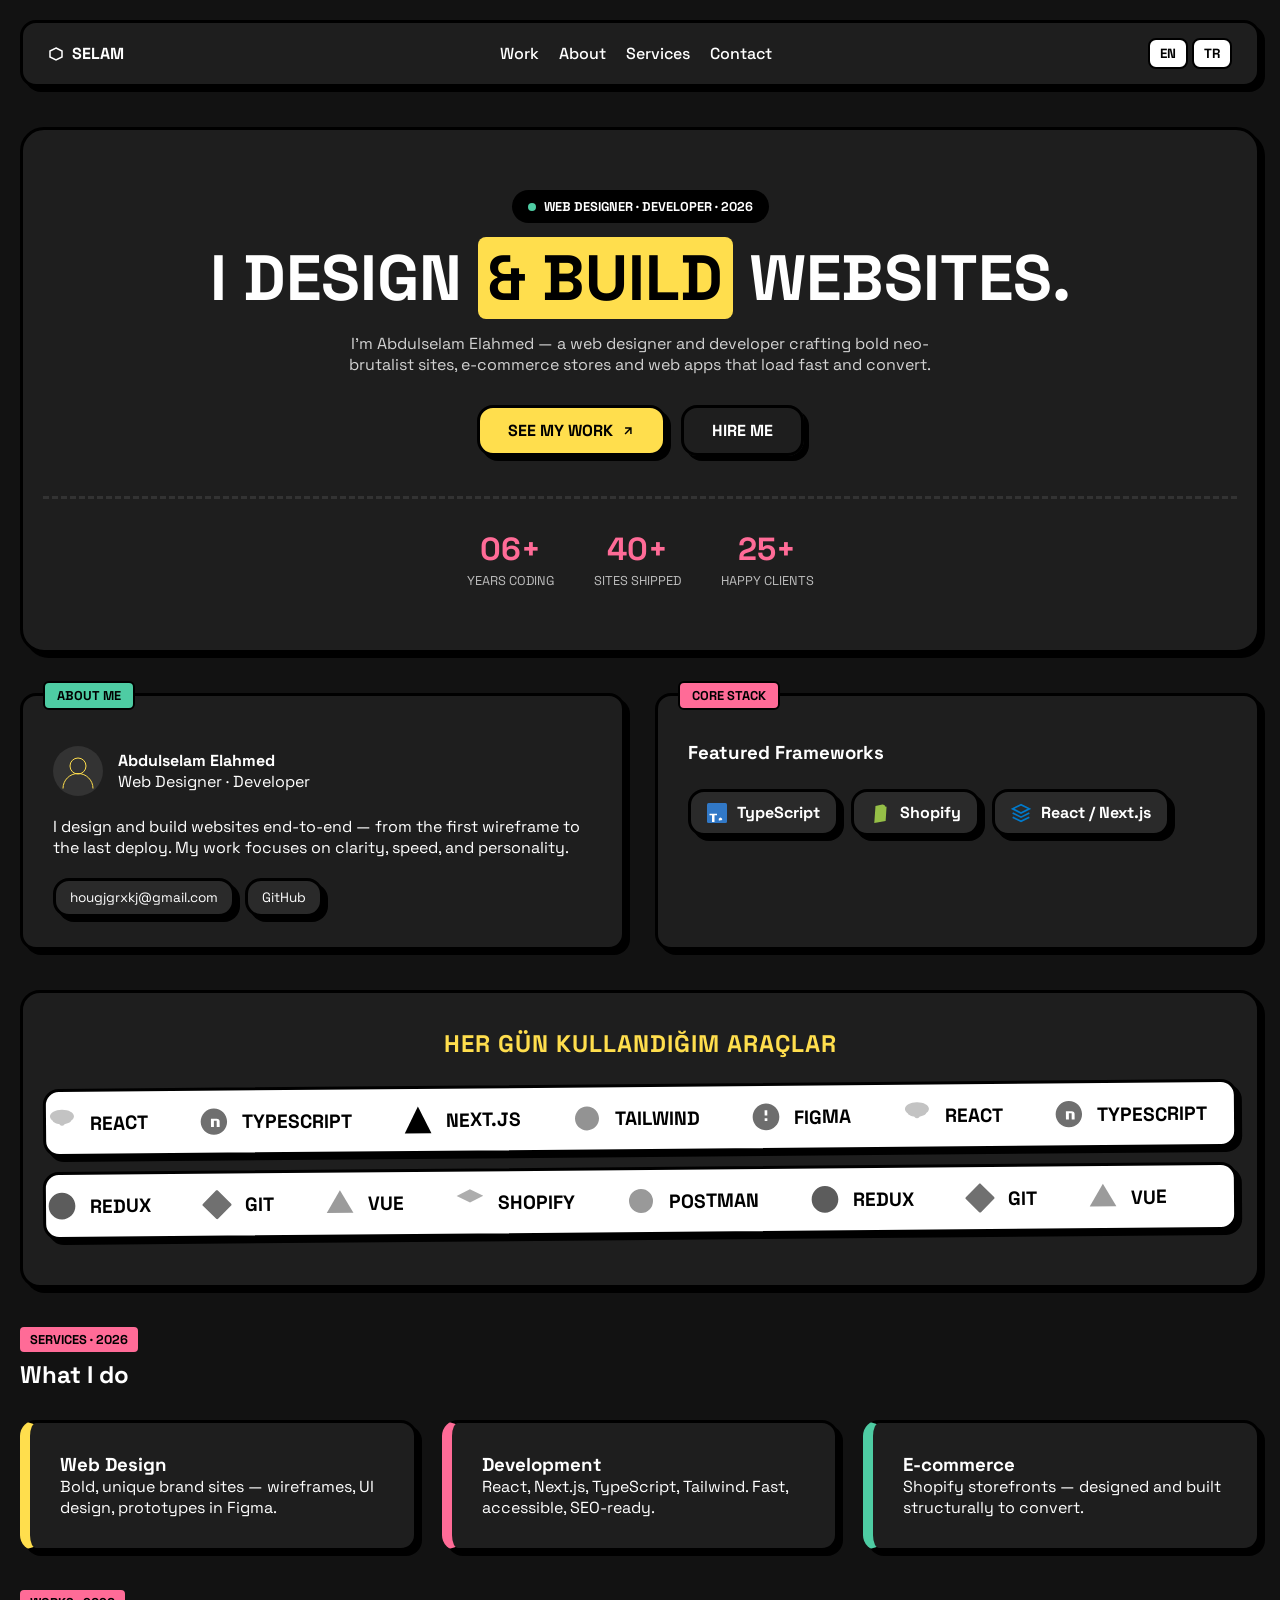
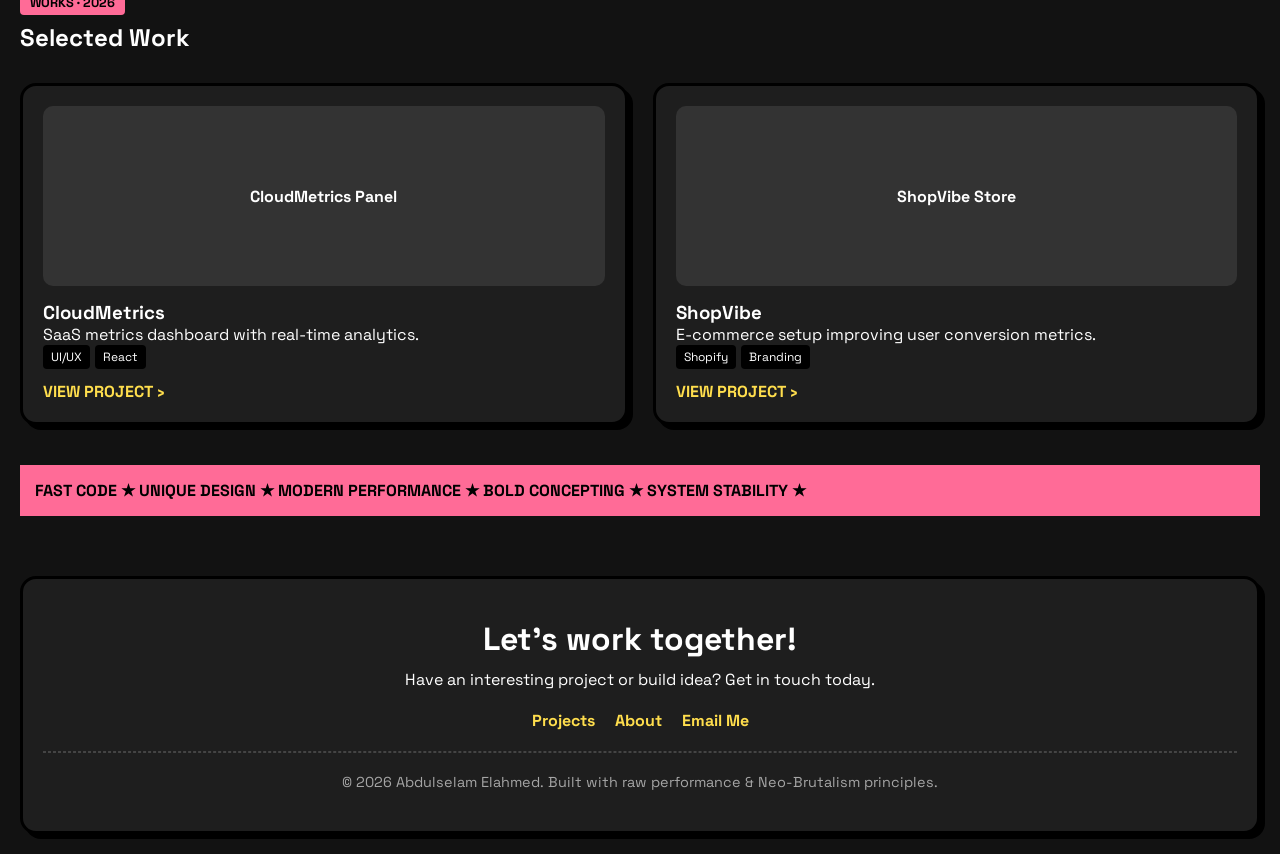
<file: project/index.html>
<!doctype html>
<html lang="en" data-theme="dark" dir="ltr">
  <head>
    <meta charset="UTF-8" />
    <meta name="viewport" content="width=device-width, initial-scale=1.0" />
    <title data-i18n="meta.title">Abdulselam — Web Designer & Developer</title>
    <link rel="preconnect" href="https://fonts.googleapis.com" />
    <link rel="preconnect" href="https://fonts.gstatic.com" crossorigin />
    <link href="https://fonts.googleapis.com/css2?family=Space+Grotesk:wght@500;700&family=Noto+Kufi+Arabic:wght@700;900&display=swap" rel="stylesheet" />
    
    <style>
      :root {
        --bg: #121212;
        --text: #ffffff;
        --card-bg: #1e1e1e;
        --border: #000000;
        --yellow: #FFDE4D;
        --pink: #FF6B97;
        --green: #4Ecca3;
        --blue: #54B435;
        --shadow: 5px 5px 0px var(--border);
      }

      * { box-sizing: border-box; margin: 0; padding: 0; font-family: 'Space Grotesk', 'Noto Kufi Arabic', sans-serif; }
      body { background: var(--bg); color: var(--text); padding: 20px; overflow-x: hidden; }

      /* Global Rounded Neo-Brutalisim Rules */
      .card, .btn, .contact-pill, .navbar, .service-card, .work-card, .marquee-row, .tool-badge, footer {
        border: 3px solid var(--border) !important;
        box-shadow: var(--shadow) !important;
        border-radius: 16px !important;
        transition: all 0.2s ease;
      }

      .btn:hover, .contact-pill:hover, .work-card:hover, .tool-badge:hover {
        transform: translate(-2px, -2px);
        box-shadow: 7px 7px 0px var(--border) !important;
      }

      /* Navbar */
      .navbar { background: var(--card-bg); display: flex; justify-content: space-between; align-items: center; padding: 15px 25px; margin-bottom: 40px; }
      .nav-logo { display: flex; align-items: center; gap: 8px; color: var(--text); font-weight: 700; text-decoration: none; }
      .nav-links { display: flex; gap: 20px; list-style: none; }
      .nav-links a { color: var(--text); text-decoration: none; font-weight: 500; }
      .nav-controls { display: flex; gap: 10px; }
      .ctrl-btn { background: #fff; color: #000; border: 2px solid #000; border-radius: 8px; padding: 5px 10px; cursor: pointer; font-weight: bold; }

      /* Hero */
      .hero { text-align: center; padding: 60px 20px; background: var(--card-bg); border: 3px solid #000; box-shadow: var(--shadow); border-radius: 24px; margin-bottom: 40px; }
      .hero-badge { display: inline-flex; align-items: center; gap: 8px; background: #000; padding: 8px 16px; border-radius: 40px; margin-bottom: 20px; font-size: 0.8rem; font-weight: bold; }
      .badge-dot { width: 8px; height: 8px; background: var(--green); border-radius: 50%; }
      .hero-title { font-size: 4rem; line-height: 1.1; margin-bottom: 20px; text-transform: uppercase; }
      .hero-highlight { background: var(--yellow); color: #000; padding: 0 10px; border-radius: 8px; }
      .hero-sub { max-width: 600px; margin: 0 auto 30px; opacity: 0.8; }
      .hero-ctas { display: flex; justify-content: center; gap: 15px; margin-bottom: 40px; }
      .btn { padding: 12px 28px; font-weight: bold; text-decoration: none; color: #000; display: inline-flex; align-items: center; gap: 8px; }
      .btn-yellow { background: var(--yellow); }
      .btn-ghost { background: transparent; color: var(--text); border-color: var(--text); }
      .hero-stats { display: flex; justify-content: center; gap: 40px; border-top: 3px dashed #333; padding-top: 30px; }
      .stat-num { font-size: 2rem; font-weight: 700; color: var(--pink); display: block; }
      .stat-label { font-size: 0.8rem; opacity: 0.7; }

      /* About & Stack Section Layout */
      .dual-section { display: grid; grid-template-columns: 1fr 1fr; gap: 30px; margin-bottom: 40px; }
      .card { background: var(--card-bg); padding: 30px; position: relative; }
      .card-tag { position: absolute; top: -15px; left: 20px; background: #fff; color: #000; padding: 4px 12px; border: 2px solid #000; font-size: 0.8rem; font-weight: bold; border-radius: 6px; display: flex; align-items: center; gap: 6px; }
      .tag-green { background: var(--green); }
      .tag-pink { background: var(--pink); }
      .about-profile { display: flex; align-items: center; gap: 15px; margin: 20px 0; }
      .avatar { width: 50px; height: 50px; background: #333; border-radius: 50%; padding: 5px; color: var(--yellow); }
      .about-contacts { display: flex; flex-wrap: wrap; gap: 10px; margin-top: 20px; }
      .contact-pill { background: #2a2a2a; color: var(--text); padding: 8px 14px; text-decoration: none; font-size: 0.85rem; display: flex; align-items: center; gap: 8px; }
      
      /* Fixed Non-overlapping Stack / Toolbelt Layout */
      .stack-grid { display: flex; flex-wrap: wrap; gap: 12px; margin-top: 25px; }
      .tool-badge { background: #2a2a2a; display: flex; align-items: center; gap: 10px; padding: 10px 16px; font-weight: bold; text-decoration: none; color: white; cursor: pointer; }
      .tool-badge svg { width: 20px; height: 20px; }

      /* Dedicated Driving Marquee Setup (HER GÜN KULLANDIĞIM ARAÇLAR) */
      .tools-marquee-section { background: var(--card-bg); border: 3px solid var(--border); box-shadow: var(--shadow); border-radius: 20px; padding: 35px 0; margin-bottom: 40px; overflow: hidden; }
      .tools-marquee-title { text-align: center; font-size: 1.5rem; margin-bottom: 25px; font-weight: 900; letter-spacing: 1px; color: var(--yellow); }
      .marquee-row { display: flex; overflow: hidden; background: #fff; margin: 15px 20px; padding: 15px 0; white-space: nowrap; transform: rotate(-0.5deg); }
      .marquee-row.marquee-rtl .marquee-track { animation: scroll-right 25s linear infinite; }
      .marquee-track { display: flex; gap: 50px; animation: scroll-left 25s linear infinite; min-width: 200%; }
      .logo-wrap { display: flex; align-items: center; gap: 12px; font-weight: bold; color: #000; font-size: 1.2rem; }
      .logo-wrap svg, .logo-wrap img { width: 32px; height: 32px; filter: grayscale(100%); transition: all 0.3s ease; }
      .logo-wrap:hover svg, .logo-wrap:hover img { filter: grayscale(0%); transform: scale(1.15) rotate(3deg); }

      /* Services & Work Layout elements */
      .services-section, .work-section { margin-bottom: 40px; }
      .services-header, .work-header { margin-bottom: 30px; }
      .services-badge { background: var(--pink); color: #000; font-size: 0.8rem; padding: 4px 10px; border-radius: 4px; font-weight: bold; }
      .services-grid, .work-grid { display: grid; grid-template-columns: repeat(auto-fit, minmax(280px, 1fr)); gap: 25px; }
      .service-card { background: var(--card-bg); padding: 30px; }
      .s-yellow { border-left: 10px solid var(--yellow) !important; }
      .s-pink { border-left: 10px solid var(--pink) !important; }
      .s-green { border-left: 10px solid var(--green) !important; }
      .service-icon { margin-bottom: 15px; color: var(--yellow); }
      
      .work-card { background: var(--card-bg); padding: 20px; display: flex; flex-direction: column; justify-content: space-between; }
      .work-img { height: 180px; background: #333; border-radius: 10px; margin-bottom: 15px; display: flex; align-items: center; justify-content: center; font-weight: bold; }
      .work-tags span { background: #000; font-size: 0.75rem; padding: 4px 8px; border-radius: 4px; margin-right: 5px; }
      .work-link { color: var(--yellow); text-decoration: none; font-weight: bold; margin-top: 15px; display: inline-block; }

      /* Simplified Marquee Banner */
      .simple-marquee { background: var(--pink); color: #000; padding: 15px; font-weight: bold; overflow: hidden; margin-bottom: 40px; }

      /* Footer */
      footer { background: var(--card-bg); padding: 40px 20px; text-align: center; margin-top: 60px; }
      .footer-links { display: flex; justify-content: center; gap: 20px; margin: 20px 0; list-style: none; }
      .footer-links a { color: var(--yellow); text-decoration: none; font-weight: bold; }
      .footer-copy { font-size: 0.9rem; opacity: 0.6; margin-top: 15px; }

      /* Animations */
      @keyframes scroll-left { 0% { transform: translateX(0); } 100% { transform: translateX(-50%); } }
      @keyframes scroll-right { 0% { transform: translateX(-50%); } 100% { transform: translateX(0); } }

      @media(max-width: 768px) {
        .dual-section { grid-template-columns: 1fr; }
        .hero-title { font-size: 2.5rem; }
      }
    </style>
  </head>
  <body>

    <nav class="navbar">
      <a href="#" class="nav-logo">
        <svg width="16" height="16" viewBox="0 0 16 16" fill="none"><path d="M8 2L14 5V11L8 14L2 11V5L8 2Z" stroke="currentColor" stroke-width="1.5"/></svg>
        <span data-i18n="nav.logo">SELAM</span>
      </a>
      <ul class="nav-links">
        <li><a href="#work" data-i18n="nav.work">Work</a></li>
        <li><a href="#about" data-i18n="nav.about">About</a></li>
        <li><a href="#services" data-i18n="nav.services">Services</a></li>
        <li><a href="#contact" data-i18n="nav.contact">Contact</a></li>
      </ul>
      <div class="nav-controls">
        <div class="lang-switcher" id="langSwitcher">
          <button class="ctrl-btn lang-btn active" data-lang="en">EN</button>
          <button class="ctrl-btn lang-btn" data-lang="tr">TR</button>
        </div>
      </div>
    </nav>

    <section class="hero">
      <div class="hero-badge">
        <span class="badge-dot"></span>
        <span data-i18n="hero.badge">WEB DESIGNER · DEVELOPER · 2026</span>
      </div>
      <h1 class="hero-title">
        <span class="hero-line1" data-i18n="hero.line1">I DESIGN</span>
        <span class="hero-line2"><span class="hero-highlight" data-i18n="hero.line2">&amp; BUILD</span></span>
        <span class="hero-line3" data-i18n="hero.line3">WEBSITES.</span>
      </h1>
      <p class="hero-sub" data-i18n="hero.sub">I'm Abdulselam Elahmed — a web designer and developer crafting bold neo-brutalist sites, e-commerce stores and web apps that load fast and convert.</p>
      <div class="hero-ctas">
        <a href="#work" class="btn btn-yellow">
          <span data-i18n="hero.cta1">SEE MY WORK</span>
          <svg width="14" height="14" viewBox="0 0 24 24" fill="none" stroke="currentColor" stroke-width="2.5"><path d="M7 17L17 7M7 7h10v10"/></svg>
        </a>
        <a href="#contact" class="btn btn-ghost" data-i18n="hero.cta2">HIRE ME</a>
      </div>
      <div class="hero-stats">
        <div class="stat"><span class="stat-num">06+</span><span class="stat-label" data-i18n="hero.stat1">YEARS CODING</span></div>
        <div class="stat"><span class="stat-num">40+</span><span class="stat-label" data-i18n="hero.stat2">SITES SHIPPED</span></div>
        <div class="stat"><span class="stat-num">25+</span><span class="stat-label" data-i18n="hero.stat3">HAPPY CLIENTS</span></div>
      </div>
    </section>

    <section id="about" class="dual-section">
      <div class="about-card card">
        <div class="card-tag tag-green"><span>ABOUT ME</span></div>
        <div class="about-profile">
          <div class="avatar">
            <svg viewBox="0 0 80 80" fill="none" stroke="currentColor" stroke-width="2"><circle cx="40" cy="30" r="16"/><path d="M10 75c0-16.6 13.4-30 30-30s30 13.4 30 30"/></svg>
          </div>
          <div>
            <strong>Abdulselam Elahmed</strong><br>
            <span data-i18n="about.role">Web Designer · Developer</span>
          </div>
        </div>
        <p data-i18n="about.desc">I design and build websites end-to-end — from the first wireframe to the last deploy. My work focuses on clarity, speed, and personality.</p>
        <div class="about-contacts">
          <a href="mailto:hougjgrxkj@gmail.com" class="contact-pill">hougjgrxkj@gmail.com</a>
          <a href="https://github.com/abdulselam" class="contact-pill">GitHub</a>
        </div>
      </div>

      <div class="toolbelt-card card" id="stack">
        <div class="card-tag tag-pink"><span>CORE STACK</span></div>
        <h3 style="margin: 15px 0;" data-i18n="stack.title">Featured Frameworks</h3>
        <div class="stack-grid">
          <div class="tool-badge">
            <svg viewBox="0 0 256 256" fill="none"><rect width="256" height="256" rx="20" fill="#3178C6"/><path d="M150.52 200.44V224h13.54c15.9 0 31.4-2.1 31.4-14.8 0-11.3-11.9-20.4-27.3-24.1ZM96 155.6H128V136H32v19.6h32v88.4h32V155.6Z" fill="white"/></svg>
            TypeScript
          </div>
          <div class="tool-badge">
            <svg viewBox="0 0 256 292" fill="#95BF47"><path d="M223.7 55.7c-.2-1.5-1.5-2.3-2.5-2.4-5.3-.4-11.3-.8-16.9-1.1l-.8.4s-.8.2-.8-.2l-1-2.3-2.2-7c-1.5-4.9-4.5-9.6-9-12.1-2.5-1.2-5.4-1.7-8.2-1.2-1.2-1.5-2.5-2.8-4.1-3.8-4.7-3.3-10.7-4.3-16.8-2.7L62.1 43.4 44.5 291.5l165.9-28.9 13.3-206.8z"/></svg>
            Shopify
          </div>
          <div class="tool-badge">
            <svg viewBox="0 0 24 24" fill="none" stroke="#007acc" stroke-width="2"><path d="M12 2L2 7l10 5 10-5-10-5zM2 17l10 5 10-5M2 12l10 5 10-5"/></svg>
            React / Next.js
          </div>
        </div>
      </div>
    </section>

    <section class="tools-marquee-section">
      <div class="tools-marquee-title">HER GÜN KULLANDIĞIM ARAÇLAR</div>
      
      <div class="marquee-row">
        <div class="marquee-track">
          <div class="logo-wrap"><svg viewBox="0 0 24 24" fill="#61DAFB"><circle cx="12" cy="12" r="2"/><path d="M12 7c3.2 0 7 1.5 7 3s-3.8 3-7 3-7-1.5-7-3 3.8-3 7-3zm0-5c5 0 9 2.2 9 5s-4 5-9 5-9-2.2-9-5 4-5 9-5z"/></svg>REACT</div>
          <div class="logo-wrap"><svg viewBox="0 0 24 24" fill="#3178C6"><path d="M11.9 2C6.4 2 2 6.4 2 11.9s4.4 9.9 9.9 9.9 9.9-4.4 9.9-9.9S17.4 2 11.9 2zm4.3 14H14v-4.7h-2.1V16H9.7v-6.3H14c1.4 0 2.2.7 2.2 2v2.3z"/></svg>TYPESCRIPT</div>
          <div class="logo-wrap"><svg viewBox="0 0 24 24" fill="#000000"><path d="M12 2L2 22h20L12 2z"/></svg>NEXT.JS</div>
          <div class="logo-wrap"><svg viewBox="0 0 24 24" fill="#06B6D4"><path d="M12 3c-4.97 0-9 4.03-9 9s4.03 9 9 9 9-4.03 9-9-4.03-9-9-9z"/></svg>TAILWIND</div>
          <div class="logo-wrap"><svg viewBox="0 0 24 24" fill="#F24E1E"><path d="M12 2C6.5 2 2 6.5 2 12s4.5 10 10 10 10-4.5 10-10S17.5 2 12 2zm1 13h-2v-2h2v2zm0-4h-2V7h2v4z"/></svg>FIGMA</div>
          <div class="logo-wrap"><svg viewBox="0 0 24 24" fill="#61DAFB"><circle cx="12" cy="12" r="2"/><path d="M12 7c3.2 0 7 1.5 7 3s-3.8 3-7 3-7-1.5-7-3 3.8-3 7-3zm0-5c5 0 9 2.2 9 5s-4 5-9 5-9-2.2-9-5 4-5 9-5z"/></svg>REACT</div>
          <div class="logo-wrap"><svg viewBox="0 0 24 24" fill="#3178C6"><path d="M11.9 2C6.4 2 2 6.4 2 11.9s4.4 9.9 9.9 9.9 9.9-4.4 9.9-9.9S17.4 2 11.9 2zm4.3 14H14v-4.7h-2.1V16H9.7v-6.3H14c1.4 0 2.2.7 2.2 2v2.3z"/></svg>TYPESCRIPT</div>
          <div class="logo-wrap"><svg viewBox="0 0 24 24" fill="#000000"><path d="M12 2L2 22h20L12 2z"/></svg>NEXT.JS</div>
        </div>
      </div>

      <div class="marquee-row marquee-rtl">
        <div class="marquee-track">
          <div class="logo-wrap"><svg viewBox="0 0 24 24" fill="#764ABC"><path d="M12 2c5.52 0 10 4.48 10 10s-4.48 10-10 10S2 17.52 2 12 6.48 2 12 2z"/></svg>REDUX</div>
          <div class="logo-wrap"><svg viewBox="0 0 24 24" fill="#F05032"><path d="M22.6 11.3L12.7 1.4c-.4-.4-1-.4-1.4 0l-9.9 9.9c-.4.4-.4 1 0 1.4l9.9 9.9c.4.4 1 .4 1.4 0l9.9-9.9c.4-.4.4-1 0-1.4z"/></svg>GIT</div>
          <div class="logo-wrap"><svg viewBox="0 0 24 24" fill="#41B883"><path d="M12 2L2 19h20L12 2z"/></svg>VUE</div>
          <div class="logo-wrap"><svg viewBox="0 0 24 24" fill="#95BF47"><path d="M12 2L2 7l10 5 10-5-10-5z"/></svg>SHOPIFY</div>
          <div class="logo-wrap"><svg viewBox="0 0 24 24" fill="#FF8A00"><path d="M12 21a9 9 0 1 1 0-18 9 9 0 0 1 0 18z"/></svg>POSTMAN</div>
          <div class="logo-wrap"><svg viewBox="0 0 24 24" fill="#764ABC"><path d="M12 2c5.52 0 10 4.48 10 10s-4.48 10-10 10S2 17.52 2 12 6.48 2 12 2z"/></svg>REDUX</div>
          <div class="logo-wrap"><svg viewBox="0 0 24 24" fill="#F05032"><path d="M22.6 11.3L12.7 1.4c-.4-.4-1-.4-1.4 0l-9.9 9.9c-.4.4-.4 1 0 1.4l9.9 9.9c.4.4 1 .4 1.4 0l9.9-9.9c.4-.4.4-1 0-1.4z"/></svg>GIT</div>
          <div class="logo-wrap"><svg viewBox="0 0 24 24" fill="#41B883"><path d="M12 2L2 19h20L12 2z"/></svg>VUE</div>
        </div>
      </div>
    </section>

    <section id="services" class="services-section">
      <div class="services-header">
        <span class="services-badge" data-i18n="services.badge">SERVICES · 2026</span>
        <h2 style="margin-top:10px;" data-i18n="services.title">What I do</h2>
      </div>
      <div class="services-grid">
        <div class="service-card s-yellow">
          <h3 data-i18n="services.s1.title">Web Design</h3>
          <p data-i18n="services.s1.desc">Bold, unique brand sites — wireframes, UI design, prototypes in Figma.</p>
        </div>
        <div class="service-card s-pink">
          <h3 data-i18n="services.s2.title">Development</h3>
          <p data-i18n="services.s2.desc">React, Next.js, TypeScript, Tailwind. Fast, accessible, SEO-ready.</p>
        </div>
        <div class="service-card s-green">
          <h3 data-i18n="services.s3.title">E-commerce</h3>
          <p data-i18n="services.s3.desc">Shopify storefronts — designed and built structurally to convert.</p>
        </div>
      </div>
    </section>

    <section id="work" class="work-section">
      <div class="work-header">
        <span class="services-badge" data-i18n="work.badge">WORKS · 2026</span>
        <h2 style="margin-top:10px;" data-i18n="work.title">Selected Work</h2>
      </div>
      <div class="work-grid">
        <div class="work-card">
          <div class="work-img">CloudMetrics Panel</div>
          <div class="work-info">
            <h3 data-i18n="work.w1.title">CloudMetrics</h3>
            <p>SaaS metrics dashboard with real-time analytics.</p>
            <div class="work-tags"><span>UI/UX</span><span>React</span></div>
            <a href="#" class="work-link">VIEW PROJECT &rsaquo;</a>
          </div>
        </div>
        <div class="work-card">
          <div class="work-img">ShopVibe Store</div>
          <div class="work-info">
            <h3 data-i18n="work.w2.title">ShopVibe</h3>
            <p>E-commerce setup improving user conversion metrics.</p>
            <div class="work-tags"><span>Shopify</span><span>Branding</span></div>
            <a href="#" class="work-link">VIEW PROJECT &rsaquo;</a>
          </div>
        </div>
      </div>
    </section>

    <div class="simple-marquee">
      FAST CODE ★ UNIQUE DESIGN ★ MODERN PERFORMANCE ★ BOLD CONCEPTING ★ SYSTEM STABILITY ★
    </div>

    <footer id="contact">
      <h2 style="font-size: 2rem; margin-bottom: 10px;">Let's work together!</h2>
      <p>Have an interesting project or build idea? Get in touch today.</p>
      <ul class="footer-links">
        <li><a href="#work">Projects</a></li>
        <li><a href="#about">About</a></li>
        <li><a href="mailto:hougjgrxkj@gmail.com">Email Me</a></li>
      </ul>
      <hr style="border: 1px dashed #444; margin: 20px 0;">
      <div class="footer-copy">
        &copy; 2026 Abdulselam Elahmed. Built with raw performance & Neo-Brutalism principles.
      </div>
    </footer>

  </body>
</html>
</file>
